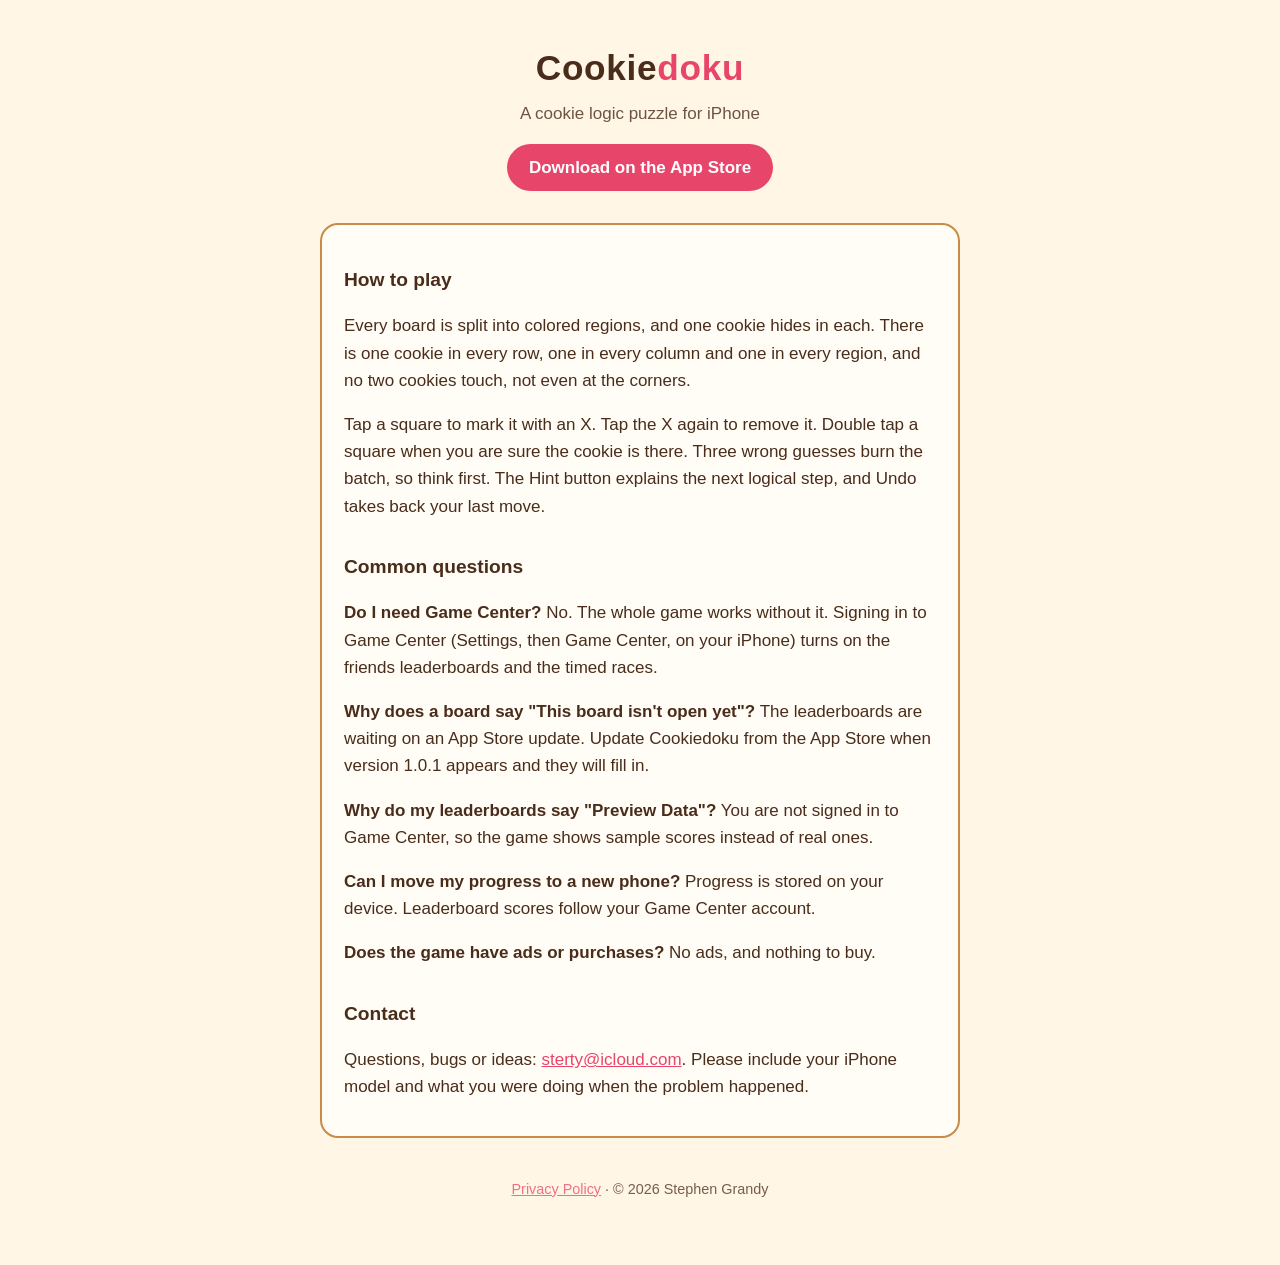
<file: index.html>
<!doctype html>
<html lang="en">
<head>
<meta charset="utf-8">
<meta name="viewport" content="width=device-width, initial-scale=1">
<title>Cookiedoku Support</title>
<meta name="description" content="Help and contact for Cookiedoku, the cookie logic puzzle for iPhone.">
<link rel="stylesheet" href="style.css">
</head>
<body>
<main>
<header>
<h1>Cookie<span>doku</span></h1>
<p class="tag">A cookie logic puzzle for iPhone</p>
<p class="cta"><a class="button" href="https://apps.apple.com/us/app/cookiedoku-cookie-logic/id6813710416">Download on the App Store</a></p>
</header>

<section class="card">
<h2>How to play</h2>
<p>Every board is split into colored regions, and one cookie hides in each. There is one cookie in every row, one in every column and one in every region, and no two cookies touch, not even at the corners.</p>
<p>Tap a square to mark it with an X. Tap the X again to remove it. Double tap a square when you are sure the cookie is there. Three wrong guesses burn the batch, so think first. The Hint button explains the next logical step, and Undo takes back your last move.</p>

<h2>Common questions</h2>
<p><strong>Do I need Game Center?</strong> No. The whole game works without it. Signing in to Game Center (Settings, then Game Center, on your iPhone) turns on the friends leaderboards and the timed races.</p>
<p><strong>Why does a board say "This board isn't open yet"?</strong> The leaderboards are waiting on an App Store update. Update Cookiedoku from the App Store when version 1.0.1 appears and they will fill in.</p>
<p><strong>Why do my leaderboards say "Preview Data"?</strong> You are not signed in to Game Center, so the game shows sample scores instead of real ones.</p>
<p><strong>Can I move my progress to a new phone?</strong> Progress is stored on your device. Leaderboard scores follow your Game Center account.</p>
<p><strong>Does the game have ads or purchases?</strong> No ads, and nothing to buy.</p>

<h2>Contact</h2>
<p>Questions, bugs or ideas: <a href="mailto:sterty@icloud.com?subject=Cookiedoku">sterty@icloud.com</a>. Please include your iPhone model and what you were doing when the problem happened.</p>
</section>

<footer><a href="privacy/">Privacy Policy</a> &middot; &copy; 2026 Stephen Grandy</footer>
</main>
</body>
</html>
</file>
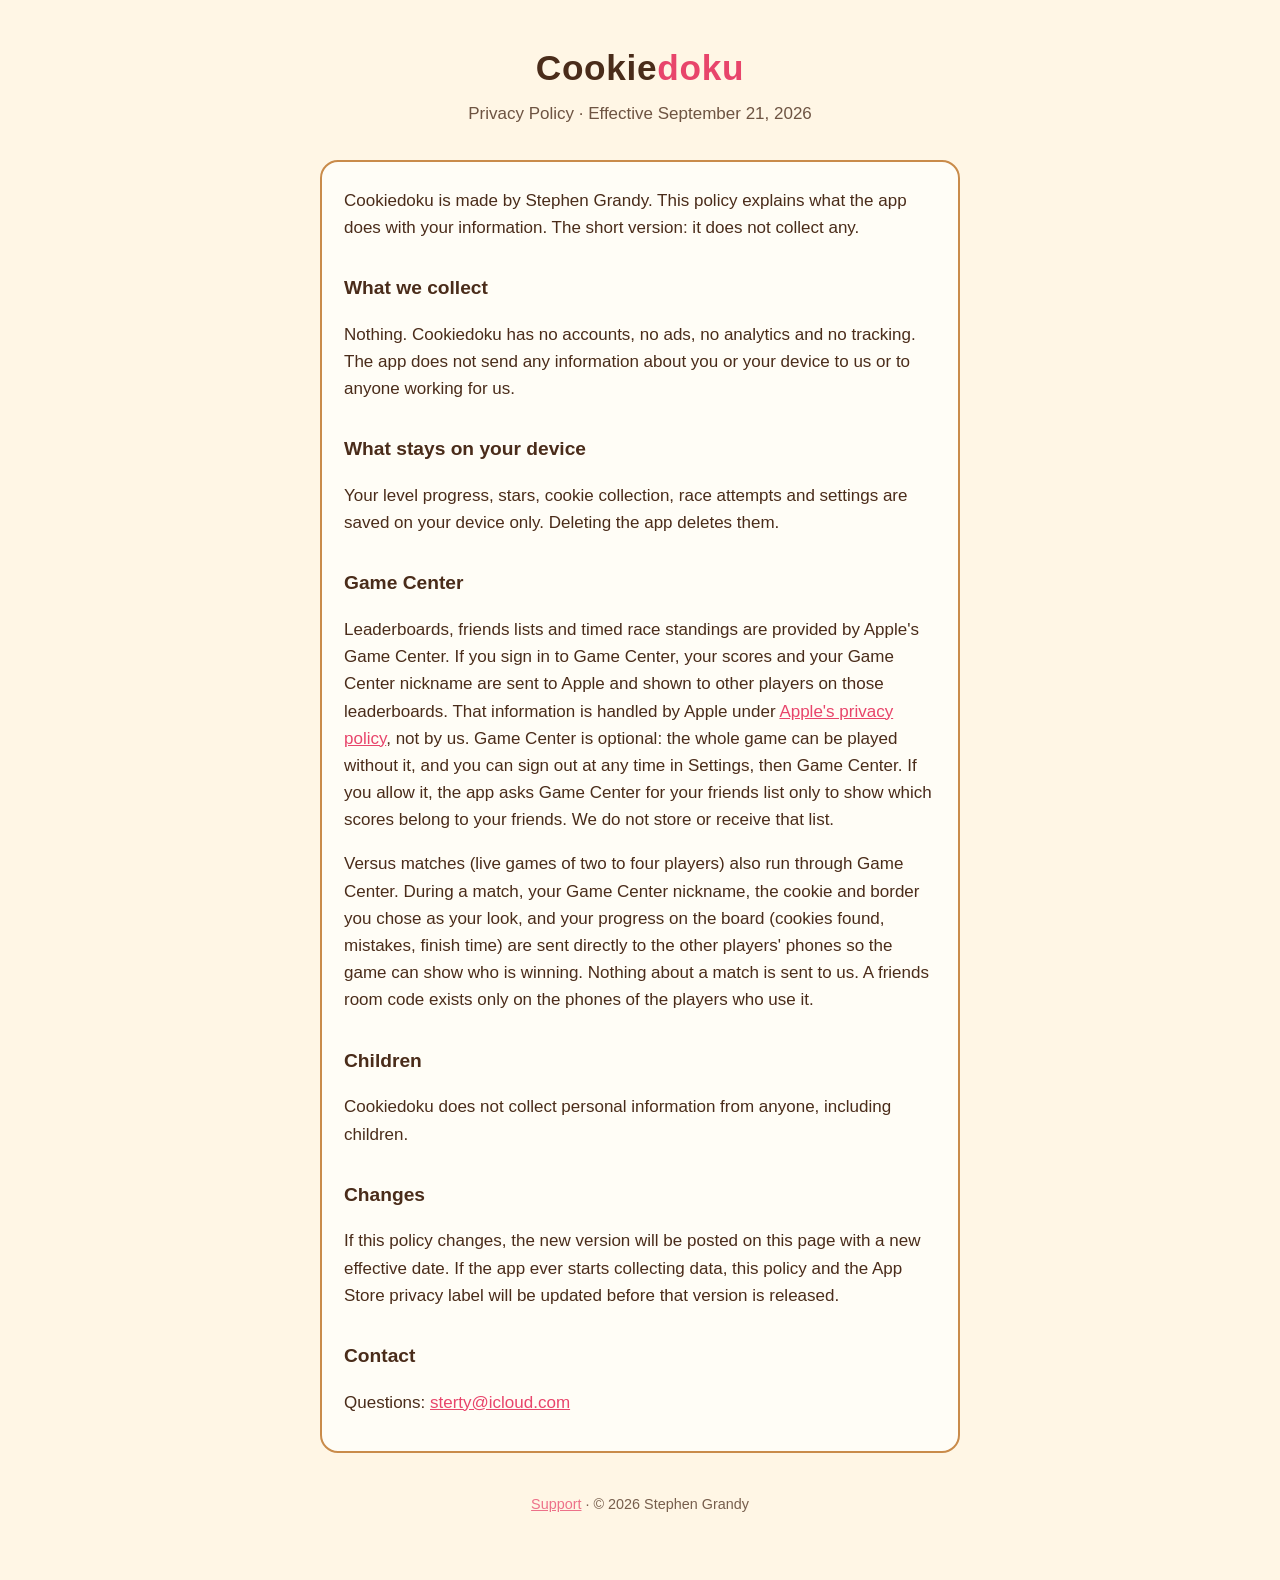
<file: privacy/index.html>
<!doctype html>
<html lang="en">
<head>
<meta charset="utf-8">
<meta name="viewport" content="width=device-width, initial-scale=1">
<title>Cookiedoku Privacy Policy</title>
<link rel="stylesheet" href="../style.css">
</head>
<body>
<main>
<header>
<h1>Cookie<span>doku</span></h1>
<p class="tag">Privacy Policy &middot; Effective September 21, 2026</p>
</header>

<section class="card">
<p>Cookiedoku is made by Stephen Grandy. This policy explains what the app does with your information. The short version: it does not collect any.</p>

<h2>What we collect</h2>
<p>Nothing. Cookiedoku has no accounts, no ads, no analytics and no tracking. The app does not send any information about you or your device to us or to anyone working for us.</p>

<h2>What stays on your device</h2>
<p>Your level progress, stars, cookie collection, race attempts and settings are saved on your device only. Deleting the app deletes them.</p>

<h2>Game Center</h2>
<p>Leaderboards, friends lists and timed race standings are provided by Apple's Game Center. If you sign in to Game Center, your scores and your Game Center nickname are sent to Apple and shown to other players on those leaderboards. That information is handled by Apple under <a href="https://www.apple.com/legal/privacy/">Apple's privacy policy</a>, not by us. Game Center is optional: the whole game can be played without it, and you can sign out at any time in Settings, then Game Center. If you allow it, the app asks Game Center for your friends list only to show which scores belong to your friends. We do not store or receive that list.</p>
<p>Versus matches (live games of two to four players) also run through Game Center. During a match, your Game Center nickname, the cookie and border you chose as your look, and your progress on the board (cookies found, mistakes, finish time) are sent directly to the other players' phones so the game can show who is winning. Nothing about a match is sent to us. A friends room code exists only on the phones of the players who use it.</p>

<h2>Children</h2>
<p>Cookiedoku does not collect personal information from anyone, including children.</p>

<h2>Changes</h2>
<p>If this policy changes, the new version will be posted on this page with a new effective date. If the app ever starts collecting data, this policy and the App Store privacy label will be updated before that version is released.</p>

<h2>Contact</h2>
<p>Questions: <a href="mailto:sterty@icloud.com?subject=Cookiedoku%20privacy">sterty@icloud.com</a></p>
</section>

<footer><a href="../">Support</a> &middot; &copy; 2026 Stephen Grandy</footer>
</main>
</body>
</html>
</file>
<file: style.css>
:root { --cream: #FFF6E5; --cocoa: #4A2C1A; --berry: #E8456B; --crust: #C98B4A; --card: #FFFDF6; }
* { box-sizing: border-box; }
body { margin: 0; background: var(--cream); color: var(--cocoa); font: 17px/1.6 -apple-system, BlinkMacSystemFont, "Segoe UI", Roboto, sans-serif; }
main { max-width: 680px; margin: 0 auto; padding: 40px 20px 64px; }
header { text-align: center; padding-bottom: 8px; }
h1 { font-size: 2.2rem; margin: 0 0 4px; letter-spacing: 0.02em; }
h1 span { color: var(--berry); }
.tag { margin: 0; opacity: 0.8; }
.cta { margin: 16px 0 0; }
.button { display: inline-block; background: var(--berry); color: #fff; text-decoration: none; font-weight: 600; padding: 10px 22px; border-radius: 999px; }
.button:hover { opacity: 0.9; }
h2 { font-size: 1.2rem; margin: 32px 0 8px; }
.card { background: var(--card); border: 2px solid var(--crust); border-radius: 18px; padding: 8px 22px 18px; margin-top: 24px; }
a { color: var(--berry); }
footer { text-align: center; margin-top: 40px; font-size: 0.9rem; opacity: 0.75; }
</file>
